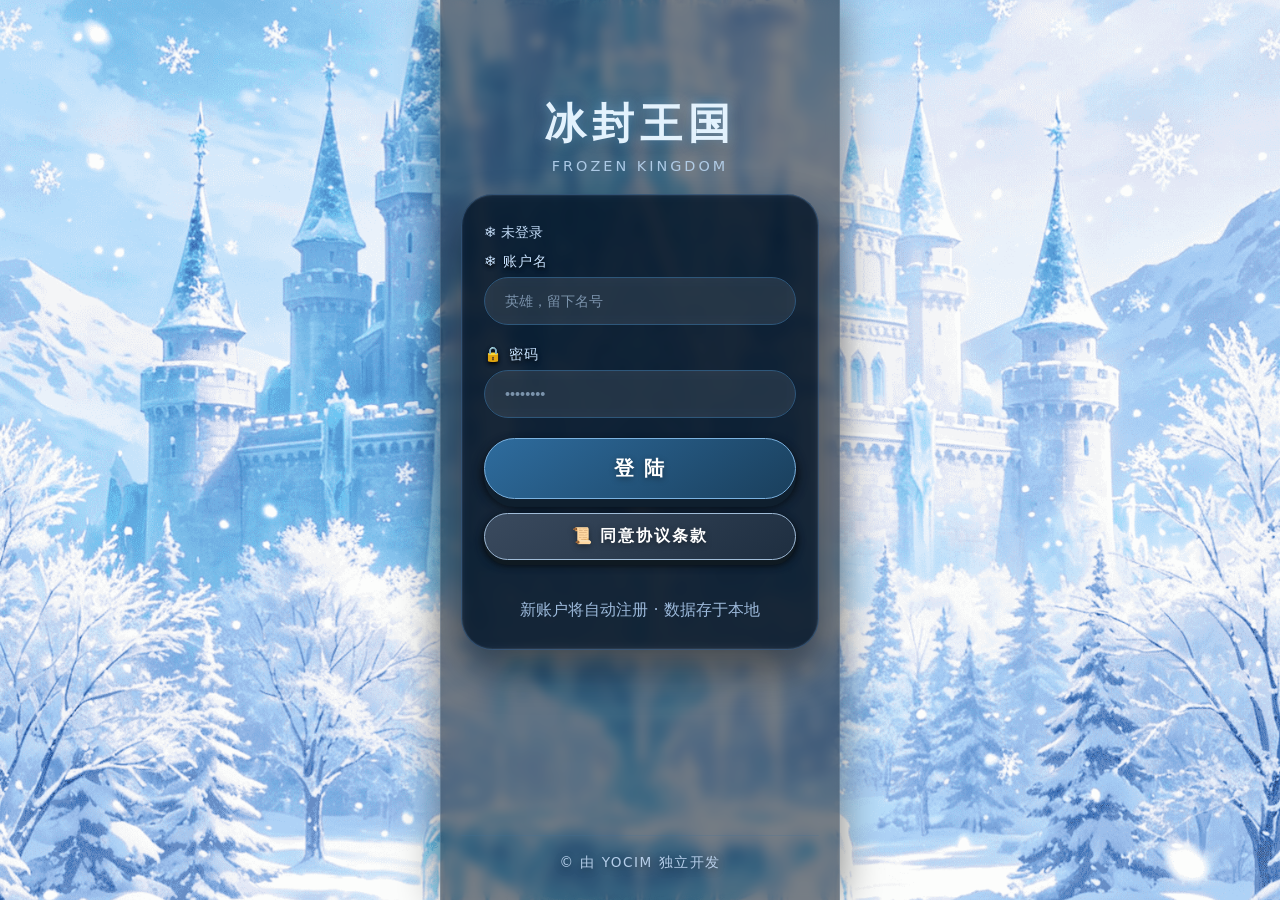
<file: index.html>
<!DOCTYPE html>
<html lang="zh">
<head>
    <meta charset="UTF-8">
    <meta name="viewport" content="width=device-width, initial-scale=1.0, maximum-scale=1.0, user-scalable=no, viewport-fit=cover">
    <title>冰封王国 · 登录</title>
    <style>
        * {
            margin: 0;
            padding: 0;
            box-sizing: border-box;
        }

        html, body {
            width: 100%;
            min-height: 100vh;
            background-color: #0a1a2b; /* 背景图加载前的底色 */
            font-family: 'Segoe UI', 'PingFang SC', 'Microsoft YaHei', system-ui, sans-serif;
        }

        body {
            display: flex;
            align-items: center;
            justify-content: center;
            background: url('image/main/冰封王国.png') no-repeat center center fixed;
            background-size: cover;
            -webkit-tap-highlight-color: transparent;
            position: relative;
        }

        /* 20:9 手机主容器 — 模拟典型手机卡片 */
        .game-container {
            width: 100%;
            max-width: 400px;  /* 舒适宽度，20:9比例下常见 */
            min-height: 100vh;
            margin: 0 auto;
            background-color: rgba(8, 20, 36, 0.55); /* 冰蓝半透明遮罩，提升文字可读性 */
            backdrop-filter: blur(6px);
            -webkit-backdrop-filter: blur(6px);
            box-shadow: 0 0 40px rgba(0, 0, 0, 0.5);
            display: flex;
            flex-direction: column;
            padding: 24px 20px 20px;
            border-left: 1px solid rgba(210, 235, 255, 0.15);
            border-right: 1px solid rgba(210, 235, 255, 0.15);
        }

        /* 头部留白 / 可放置logo (简约处理) */
        .header {
            flex: 0 0 auto;
            margin-top: 8vh;
            margin-bottom: 20px;
            text-align: center;
        }

        .game-title {
            font-size: 2.6rem;
            font-weight: 700;
            letter-spacing: 6px;
            text-shadow: 0 6px 16px #00000040, 0 0 12px #7fc9ff80;
            color: #e3f2fd;
            font-family: 'Times New Roman', serif;
            word-break: keep-all;
        }

        .subhead {
            font-size: 0.9rem;
            color: #b8d4f0;
            letter-spacing: 3px;
            margin-top: 6px;
            opacity: 0.9;
        }

        /* 登录表单卡片 */
        .login-card {
            flex: 0 0 auto;
            background: rgba(2, 20, 40, 0.6);
            backdrop-filter: blur(4px);
            -webkit-backdrop-filter: blur(4px);
            border-radius: 32px;
            padding: 28px 22px;
            border: 1px solid rgba(120, 180, 240, 0.3);
            box-shadow: 0 20px 40px rgba(0, 0, 0, 0.4), inset 0 0 0 1px rgba(255, 255, 255, 0.05);
            margin-bottom: 20px;
        }

        .input-group {
            margin-bottom: 20px;
        }

        .input-group label {
            display: block;
            color: #c6e2ff;
            font-size: 0.9rem;
            margin-bottom: 6px;
            letter-spacing: 1px;
            font-weight: 500;
            text-shadow: 0 2px 4px black;
        }

        .input-field {
            width: 100%;
            background: rgba(255, 255, 255, 0.12);
            border: 1.5px solid #2e577a;
            border-radius: 48px;
            padding: 14px 20px;
            font-size: 1rem;
            color: white;
            outline: none;
            transition: all 0.2s;
            backdrop-filter: blur(5px);
            -webkit-backdrop-filter: blur(5px);
        }

        .input-field:focus {
            border-color: #8ec9ff;
            background: rgba(20, 50, 80, 0.5);
            box-shadow: 0 0 12px #3f9eff66;
        }

        .input-field::placeholder {
            color: #a0bcd8;
            opacity: 0.7;
            font-size: 0.9rem;
        }

        /* 按钮区域 */
        .actions {
            display: flex;
            flex-direction: column;
            gap: 14px;
            margin-top: 8px;
        }

        .btn {
            border: none;
            border-radius: 60px;
            padding: 16px 18px;
            font-size: 1.25rem;
            font-weight: bold;
            letter-spacing: 2px;
            background: linear-gradient(145deg, #2e6c9e, #1a3f5c);
            color: white;
            text-shadow: 0 2px 6px #00000060;
            box-shadow: 0 8px 0 #0f1f2e, 0 6px 12px black;
            border: 1px solid #7bb2e0;
            cursor: pointer;
            transition: 0.08s linear;
            text-align: center;
            backdrop-filter: blur(4px);
        }

        .btn:active {
            transform: translateY(5px);
            box-shadow: 0 3px 0 #0f1f2e, 0 6px 12px black;
        }

        .btn-secondary {
            background: linear-gradient(145deg, #3a4a5e, #1e2e40);
            box-shadow: 0 5px 0 #0f1a22, 0 4px 10px black;
            border-color: #a0bcd8;
            font-size: 1rem;
            padding: 12px 18px;
        }

        .btn-secondary:active {
            transform: translateY(3px);
            box-shadow: 0 2px 0 #0f1a22, 0 4px 10px black;
        }

        /* 用户状态/切换账号 */
        .session-info {
            display: flex;
            justify-content: space-between;
            align-items: center;
            margin-bottom: 10px;
            color: #c1daf5;
            font-size: 0.9rem;
        }

        .switch-account {
            background: none;
            border: none;
            color: #aad0ff;
            text-decoration: underline;
            text-underline-offset: 3px;
            font-size: 0.9rem;
            padding: 4px 8px;
            cursor: pointer;
            opacity: 0.9;
        }

        .switch-account:active {
            opacity: 0.6;
        }

        .error-msg {
            min-height: 24px;
            color: #ffb0a0;
            font-size: 0.9rem;
            margin-top: 8px;
            text-align: center;
            text-shadow: 0 2px 6px black;
        }

        /* 底部版权 */
        .footer {
            flex: 0 0 auto;
            margin-top: auto;
            text-align: center;
            padding: 16px 0 8px;
        }

        .copyright {
            color: #c3daf5;
            font-size: 0.85rem;
            letter-spacing: 1.5px;
            opacity: 0.9;
            text-shadow: 0 2px 8px #00000080;
            border-top: 1px solid #42749e40;
            padding-top: 18px;
        }

        /* ---------- 协议模态框 ---------- */
        .modal-overlay {
            position: fixed;
            top: 0; left: 0; width: 100%; height: 100%;
            background-color: rgba(0, 8, 18, 0.85);
            backdrop-filter: blur(10px);
            -webkit-backdrop-filter: blur(10px);
            display: none;
            align-items: center;
            justify-content: center;
            z-index: 1000;
            padding: 16px;
        }

        .modal-card {
            max-width: 480px;
            width: 100%;
            max-height: 80vh;
            background: #0d2638;
            background: linear-gradient(145deg, #123a4e, #0b202e);
            border-radius: 32px;
            border: 1px solid #68a5d4;
            box-shadow: 0 20px 40px #000000b0;
            display: flex;
            flex-direction: column;
            overflow: hidden;
        }

        .modal-header {
            display: flex;
            justify-content: space-between;
            align-items: center;
            padding: 18px 22px;
            border-bottom: 1px solid #2c5f7a;
            background: #0a1e2c80;
        }

        .modal-header h3 {
            color: #e1f0ff;
            font-size: 1.4rem;
            font-weight: 600;
            letter-spacing: 2px;
            text-shadow: 0 2px 6px black;
        }

        .close-modal {
            background: none;
            border: none;
            font-size: 32px;
            line-height: 1;
            color: #b0d5ff;
            cursor: pointer;
            padding: 0 8px;
            transition: 0.1s;
        }

        .close-modal:active {
            color: white;
            transform: scale(0.9);
        }

        .modal-body {
            padding: 20px 22px;
            overflow-y: auto;
            color: #d6eaff;
            font-size: 0.9rem;
            line-height: 1.65;
            max-height: 60vh;
            background: #0d2635;
        }

        .modal-body p {
            margin-bottom: 14px;
        }

        .modal-body strong {
            color: #b3dcff;
        }

        .modal-body h4 {
            margin: 16px 0 8px;
            color: #c3e2ff;
        }

        /* 滚动条美化 */
        .modal-body::-webkit-scrollbar {
            width: 5px;
        }
        .modal-body::-webkit-scrollbar-thumb {
            background: #3f7799;
            border-radius: 10px;
        }

        /* 辅助文本 */
        .hint {
            color: #9cb9da;
            margin-top: 6px;
        }

        /* 已登录提示 */
        .logged-in-tip {
            color: #b3e0a0;
            font-size: 0.9rem;
            margin-bottom: 8px;
        }
    </style>
</head>
<body>
<div class="game-container">
    <div class="header">
        <div class="game-title">冰封王国</div>
        <div class="subhead">FROZEN KINGDOM</div>
    </div>

    <!-- 登录区域 -->
    <div class="login-card">
        <!-- 会话状态 + 切换账号 -->
        <div class="session-info" id="sessionInfoArea">
            <span id="currentUserDisplay">未登录</span>
            <button class="switch-account" id="switchAccountBtn" style="display: none;">切换账号</button>
        </div>

        <!-- 账号输入 -->
        <div class="input-group">
            <label>❄️ 账户名</label>
            <input type="text" id="usernameInput" class="input-field" placeholder="英雄，留下名号" autocomplete="off" spellcheck="false">
        </div>
        <div class="input-group">
            <label>🔒 密码</label>
            <input type="password" id="passwordInput" class="input-field" placeholder="••••••••" autocomplete="off">
        </div>

        <div class="actions">
            <button class="btn" id="loginBtn">登 陆</button>
            <button class="btn btn-secondary" id="protocolBtn">📜 同意协议条款</button>
        </div>
        <div id="loginMessage" class="error-msg"></div>
        <div class="hint" style="text-align:center; margin-top: 8px;">新账户将自动注册 · 数据存于本地</div>
    </div>

    <div class="footer">
        <div class="copyright">© 由 YOCIM 独立开发</div>
    </div>
</div>

<!-- 协议弹窗 (默认隐藏) -->
<div class="modal-overlay" id="protocolModal">
    <div class="modal-card">
        <div class="modal-header">
            <h3>❄️ 用户协议</h3>
            <button class="close-modal" id="closeModalBtn">&times;</button>
        </div>
        <div class="modal-body">
            <p><strong>冰封王国游戏用户协议</strong><br>
            欢迎您使用本冰封王国网页游戏（以下简称“本游戏”）。在开始使用本游戏前，请您务必仔细阅读、充分理解本协议全部条款。您点击确认同意、启动或使用本游戏，即视为您已完全理解并自愿接受本协议所有内容，本协议即对您产生法律约束力。若您不同意本协议任何条款，请立即停止使用本游戏。</p>
            
            <h4>一、游戏数据存储说明</h4>
            <p>1. 本游戏为纯静态网页游戏，您在游戏过程中产生的所有数据，包括但不限于游戏进度、角色信息、道具装备、成就记录、游戏设置、存档文件等，全部存储于您所使用设备的浏览器本地存储空间（LocalStorage）中，不会上传、保存至游戏运营方服务器。<br>
            2. 游戏运营方无法访问、获取、修改、备份您的本地游戏数据，亦无义务对您的本地数据进行任何形式的保管、恢复操作。<br>
            3. 您需自行承担游戏数据存储的全部风险，自主负责个人设备及浏览器的安全维护。</p>
            
            <h4>二、数据丢失免责声明</h4>
            <p>1. 因以下任一原因导致您的本地游戏数据丢失、损坏、清空、无法读取或无法恢复的，游戏运营方不承担任何责任，无需向您进行任何赔偿、补偿或数据恢复：<br>
            - 您自行清理浏览器缓存、Cookie、本地存储数据，或卸载、重装浏览器；<br>
            - 您更换、重置、损坏使用本游戏的设备，或恢复设备出厂设置；<br>
            - 设备系统升级、浏览器版本更新、软件兼容性问题导致数据异常；<br>
            - 设备感染病毒、遭遇恶意程序攻击，或网络故障、断电等意外情况；<br>
            - 您主动删除游戏相关数据，或因个人操作失误造成数据丢失；<br>
            - 其他非游戏运营方原因引发的一切数据异常问题。<br>
            2. 游戏运营方不对游戏数据的完整性、稳定性、持续性做出任何保证，不承诺游戏运行过程中无任何数据报错、存档失效情况。</p>
            
            <h4>三、用户权利与义务</h4>
            <p>1. 您仅可将本游戏用于个人、非商业性的娱乐用途，不得将本游戏用于任何违法、违规及侵权行为。<br>
            2. 您不得对本游戏进行反向编译、反向工程、修改、破解、篡改代码，不得制作、使用外挂、作弊工具等第三方程序破坏游戏正常运行。<br>
            3. 您不得擅自复制、传播、售卖本游戏内容，不得利用本游戏从事盈利性活动。<br>
            4. 您在使用本游戏过程中，需遵守国家法律法规、公序良俗，不得实施任何损害他人合法权益的行为。<br>
            5. 您自愿承担使用本游戏的全部风险，因个人使用行为产生的一切后果，由您自行承担。</p>
            
            <h4>四、游戏运营方权利</h4>
            <p>1. 游戏运营方保留对本游戏内容、功能、界面进行更新、优化、调整、下架的权利，无需另行单独通知用户。<br>
            2. 若发现用户违反本协议约定，游戏运营方有权立即终止用户使用本游戏的权限，且不承担任何责任。<br>
            3. 游戏运营方有权根据实际情况，修改、更新本协议条款，更新后的协议将在游戏页面公示，公示后立即生效；若您继续使用本游戏，视为接受修订后的协议。</p>
            
            <h4>五、知识产权声明</h4>
            <p>1. 本游戏的所有知识产权，包括但不限于游戏代码、美术、音乐、文案、界面设计、商标等，均归游戏运营方所有，受国家知识产权相关法律法规保护。<br>
            2. 未经游戏运营方书面授权，任何人不得擅自使用、复制、传播、改编本游戏的任何知识产权内容。</p>
            
            <h4>六、其他条款</h4>
            <p>1. 本协议自您使用本游戏之日起生效，协议的成立、生效、履行、解释及纠纷解决，适用中华人民共和国法律。<br>
            2. 若您与游戏运营方就本协议产生纠纷，双方应优先协商解决；协商不成的，可向运营方所在地人民法院提起诉讼。<br>
            3. 本协议部分条款被认定为无效的，不影响其余条款的法律效力。<br>
            4. 游戏运营方未行使本协议项下任何权利，不视为对该权利的放弃。</p>
            
            <h4>七、补充说明</h4>
            <p>若您对本协议有任何疑问，可通过游戏公示的联系方式咨询；如您不同意本协议，请勿使用本游戏，已使用的请立即停止。</p>
            <p style="margin-top: 16px;">—— 冰封王国 · 凛冬之契 ——</p>
        </div>
    </div>
</div>

<script>
    (function(){
        "use strict";

        // ---------- 存储键名 ----------
        const STORAGE_ACCOUNTS = 'frozen_kingdom_accounts';
        const STORAGE_CURRENT_USER = 'frozen_current_user';

        // DOM 元素
        const usernameInput = document.getElementById('usernameInput');
        const passwordInput = document.getElementById('passwordInput');
        const loginBtn = document.getElementById('loginBtn');
        const protocolBtn = document.getElementById('protocolBtn');
        const loginMessage = document.getElementById('loginMessage');
        const currentUserDisplay = document.getElementById('currentUserDisplay');
        const switchAccountBtn = document.getElementById('switchAccountBtn');

        // 模态框
        const modalOverlay = document.getElementById('protocolModal');
        const closeModalBtn = document.getElementById('closeModalBtn');

        // ---------- 初始化 / 加载账户数据 ----------
        let accounts = {};
        let currentUser = null;   // 当前登录的用户名

        function loadAccounts() {
            const stored = localStorage.getItem(STORAGE_ACCOUNTS);
            if (stored) {
                try {
                    accounts = JSON.parse(stored) || {};
                } catch(e) {
                    accounts = {};
                }
            } else {
                accounts = {};
            }
        }

        function saveAccounts() {
            localStorage.setItem(STORAGE_ACCOUNTS, JSON.stringify(accounts));
        }

        function loadCurrentUser() {
            const user = localStorage.getItem(STORAGE_CURRENT_USER);
            if (user && accounts.hasOwnProperty(user)) {
                currentUser = user;
            } else {
                currentUser = null;
                localStorage.removeItem(STORAGE_CURRENT_USER);
            }
        }

        function setCurrentUser(username) {
            currentUser = username;
            localStorage.setItem(STORAGE_CURRENT_USER, username);
            updateUIForCurrentUser();
        }

        function clearCurrentUser() {
            currentUser = null;
            localStorage.removeItem(STORAGE_CURRENT_USER);
            updateUIForCurrentUser();
            // 清空输入
            usernameInput.value = '';
            passwordInput.value = '';
            loginMessage.textContent = '';
        }

        // 更新界面：显示当前用户/切换按钮
        function updateUIForCurrentUser() {
            if (currentUser) {
                currentUserDisplay.textContent = `👑 当前: ${currentUser}`;
                switchAccountBtn.style.display = 'inline-block';
                // 如果已登录，可预填用户名（但保留手动输入自由）
                if (!usernameInput.value) {
                    usernameInput.value = currentUser;
                }
            } else {
                currentUserDisplay.textContent = '❄️ 未登录';
                switchAccountBtn.style.display = 'none';
            }
        }

        // 刷新界面
        function refreshUIBasedOnStorage() {
            loadAccounts();
            loadCurrentUser();
            updateUIForCurrentUser();
        }

        // ---------- 登录/注册逻辑 ----------
        function handleLogin() {
            let username = usernameInput.value.trim();
            const password = passwordInput.value;  // 密码不trim空格，但建议提醒

            if (!username || !password) {
                loginMessage.textContent = '❄️ 账户名和密码不能为空';
                return;
            }

            // 禁止过长用户名，简单约束
            if (username.length > 20) {
                loginMessage.textContent = '账户名不能超过20个字符';
                return;
            }

            // 核心：检查是否已经登录 (currentUser 存在)
            // 需求：登录过的话点登陆按钮直接跳village.html（忽略输入）
            if (currentUser) {
                // 已登录状态，直接跳转village
                loginMessage.textContent = `欢迎归来，${currentUser}，前往王国...`;
                setTimeout(() => {
                    window.location.href = 'pages/village.html';
                }, 200);
                return;
            }

            // ---------- 未登录：手动验证/注册 ----------
            // 重新加载accounts确保最新
            loadAccounts();

            const accountExists = accounts.hasOwnProperty(username);
            
            if (accountExists) {
                // 已有账号：验证密码
                if (accounts[username].password !== password) {
                    loginMessage.textContent = '⚠️ 密码错误，请重试';
                    return;
                }
                // 密码正确 —— 登录成功
                proceedAfterLoginSuccess(username, false); // false表示非首次注册
            } else {
                // 新账户：自动注册
                accounts[username] = {
                    password: password,
                    firstLogin: true,        // 标记为首次登录（新号）
                    createdAt: Date.now(),
                    // 可扩展其他数据隔离字段
                };
                saveAccounts();
                proceedAfterLoginSuccess(username, true);
            }
        }

        // 登录成功后的统一处理
        function proceedAfterLoginSuccess(username, isNewAccount) {
            // 设置当前用户
            setCurrentUser(username);
            
            // 根据是否为新账户/首次登录决定跳转
            // 注意：如果账户之前就存在但firstLogin可能已经是false，但我们用参数判断
            const accountData = accounts[username];
            
            let targetPage = 'village.html';   // 默认老玩家
            
            if (isNewAccount || accountData.firstLogin === true) {
                targetPage = 'pages/start.html';
                // 标记已经不是第一次登录了 (下次登录就是village)
                accountData.firstLogin = false;
                saveAccounts();
                loginMessage.textContent = '✨ 创建成功！进入北境序章...';
            } else {
                // 老玩家，但以防firstLogin未正确更新，强制设为false
                if (accountData.firstLogin === true) {
                    accountData.firstLogin = false;
                    saveAccounts();
                }
                loginMessage.textContent = `❄️ 欢迎回来，${username}！`;
            }

            // 更新存储
            saveAccounts();
            
            // 跳转
            setTimeout(() => {
                window.location.href = targetPage;
            }, 300);
        }

        // 切换账号：清除当前登录状态，刷新
        function handleSwitchAccount() {
            clearCurrentUser();
            // 同时清除输入框提示
            usernameInput.value = '';
            passwordInput.value = '';
            loginMessage.textContent = '已退出当前账号，可重新登录';
            // 重新加载账户（保证数据一致）
            refreshUIBasedOnStorage();
        }

        // ---------- 协议弹窗 ----------
        function openProtocolModal() {
            modalOverlay.style.display = 'flex';
            document.body.style.overflow = 'hidden';
        }

        function closeProtocolModal() {
            modalOverlay.style.display = 'none';
            document.body.style.overflow = '';
        }

        // ---------- 事件绑定 ----------
        function bindEvents() {
            loginBtn.addEventListener('click', (e) => {
                e.preventDefault();
                handleLogin();
            });

            // 回车快捷登录
            passwordInput.addEventListener('keypress', (e) => {
                if (e.key === 'Enter') {
                    e.preventDefault();
                    handleLogin();
                }
            });
            usernameInput.addEventListener('keypress', (e) => {
                if (e.key === 'Enter') {
                    e.preventDefault();
                    passwordInput.focus();
                }
            });

            protocolBtn.addEventListener('click', (e) => {
                e.preventDefault();
                openProtocolModal();
            });

            closeModalBtn.addEventListener('click', closeProtocolModal);
            
            // 点击遮罩层关闭 (符合叉掉习惯，也支持点击外部关闭，但保留叉号为主)
            modalOverlay.addEventListener('click', (e) => {
                if (e.target === modalOverlay) {
                    closeProtocolModal();
                }
            });

            switchAccountBtn.addEventListener('click', (e) => {
                e.preventDefault();
                handleSwitchAccount();
            });

            // 防止密码管理器自动填充导致显示问题，但没关系
        }

        // ---------- 启动时检查数据一致性 ----------
        function initialCheck() {
            loadAccounts();
            loadCurrentUser();
            
            // 如果currentUser存在但accounts里没有该用户（异常），清除current
            if (currentUser && !accounts[currentUser]) {
                localStorage.removeItem(STORAGE_CURRENT_USER);
                currentUser = null;
            }
            updateUIForCurrentUser();

            // 若已登录，可以显示一条提示
            if (currentUser) {
                loginMessage.textContent = `已登录 ${currentUser}，点击登陆直接进入`;
            }
        }

        // 额外: 背景图引用已经写在CSS里: image/main/冰封王国.png
        // 注意: 如果背景图不存在，会显示底色，不影响功能。

        // 启动一切
        initialCheck();
        bindEvents();

        // 暴露一点调试 (可选)
        window.__debugFrozen = { accounts, currentUser };
    })();
</script>
</body>
</html>
</file>
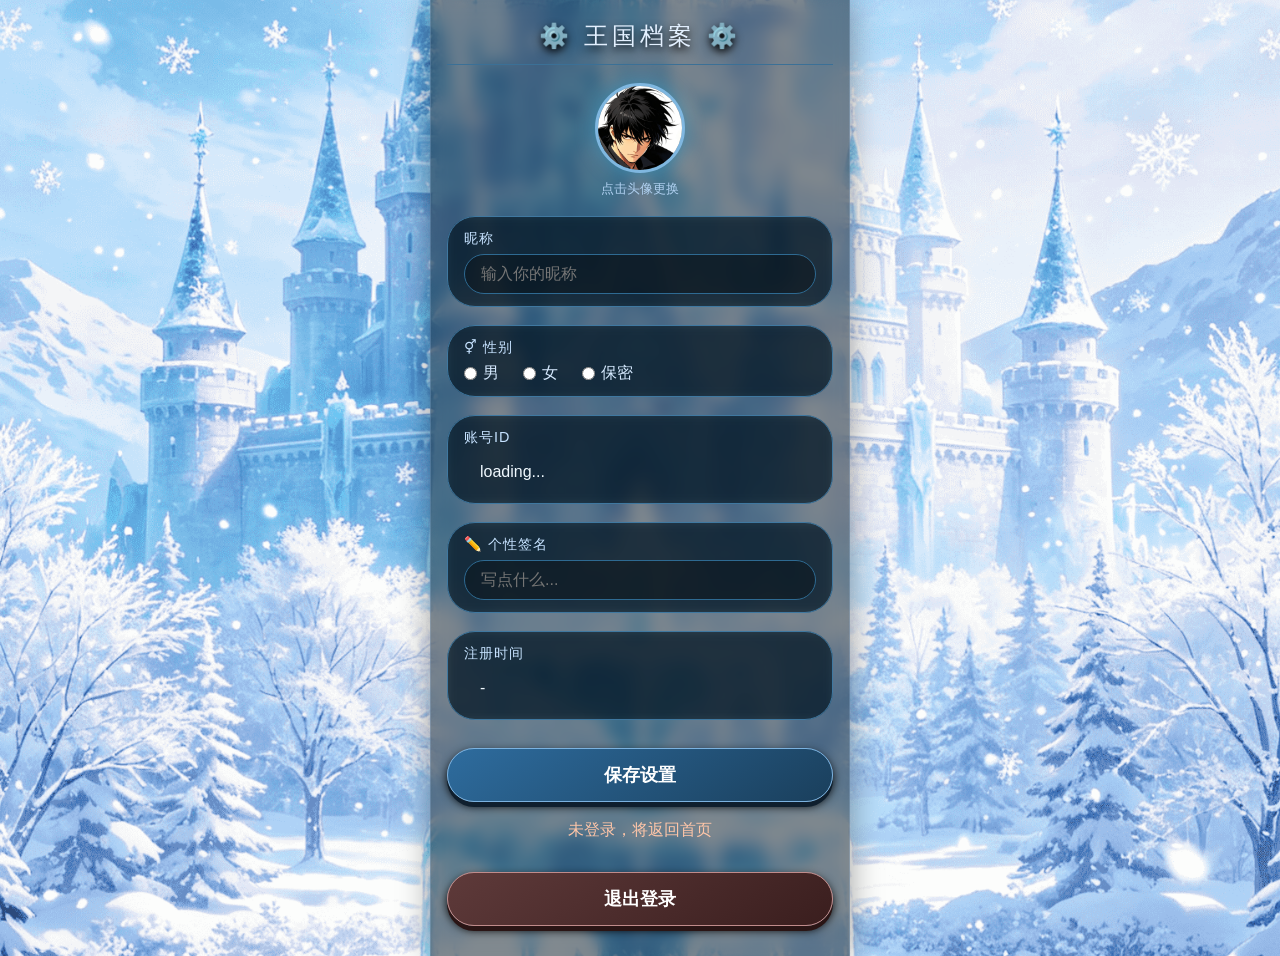
<file: pages/setting.html>
<!DOCTYPE html>
<html lang="zh">
<head>
  <meta charset="UTF-8">
  <meta name="viewport" content="width=device-width, initial-scale=1.0, maximum-scale=1.0, user-scalable=no, viewport-fit=cover">
  <title>冰封王国 · 设置</title>
  <style>
    * {
      margin: 0;
      padding: 0;
      box-sizing: border-box;
    }
    body {
      font-family: 'Segoe UI', 'PingFang SC', 'Microsoft YaHei', sans-serif;
      background: #0b1a26 url('../image/main/冰封王国.png') no-repeat center center fixed;
      background-size: cover;
      min-height: 100vh;
      display: flex;
      align-items: center;
      justify-content: center;
      color: #eaf3ff;
    }
    .settings-container {
      width: 100%;
      max-width: 420px;
      min-height: 100vh;
      margin: 0 auto;
      background: rgba(6, 22, 35, 0.5);
      backdrop-filter: blur(8px);
      -webkit-backdrop-filter: blur(8px);
      box-shadow: 0 0 30px #00000060;
      padding: 20px 16px 30px;
      display: flex;
      flex-direction: column;
      gap: 18px;
      border-left: 1px solid rgba(180, 215, 255, 0.2);
      border-right: 1px solid rgba(180, 215, 255, 0.2);
    }
    h2 {
      text-align: center;
      color: #e3f0ff;
      text-shadow: 0 4px 8px black;
      letter-spacing: 4px;
      font-weight: 400;
      border-bottom: 1px solid #3b7096;
      padding-bottom: 12px;
    }
    /* 头像区 */
    .avatar-section {
      display: flex;
      flex-direction: column;
      align-items: center;
      gap: 8px;
    }
    .avatar-preview {
      width: 90px;
      height: 90px;
      border-radius: 50%;
      border: 3px solid #7fb7e0;
      box-shadow: 0 0 20px #3f8db0;
      object-fit: cover;
      background: #132c3f;
      cursor: pointer;
    }
    .upload-hint {
      font-size: 0.8rem;
      color: #b0d0f0;
    }
    /* 表单项 */
    .form-group {
      display: flex;
      flex-direction: column;
      gap: 6px;
      background: rgba(10, 30, 45, 0.6);
      padding: 12px 16px;
      border-radius: 28px;
      border: 1px solid #3f78a0;
      backdrop-filter: blur(4px);
    }
    .form-label {
      font-size: 0.9rem;
      color: #c6e2ff;
      letter-spacing: 1px;
    }
    .form-input {
      background: rgba(0, 0, 0, 0.3);
      border: 1px solid #2e6a92;
      border-radius: 40px;
      padding: 10px 16px;
      color: white;
      font-size: 1rem;
      outline: none;
    }
    .form-input:focus {
      border-color: #8ec9ff;
      box-shadow: 0 0 8px #3f9eff;
    }
    .radio-group {
      display: flex;
      gap: 24px;
      align-items: center;
    }
    .radio-group label {
      display: flex;
      align-items: center;
      gap: 6px;
      color: #d6eaff;
    }
    .static-text {
      padding: 10px 16px;
      color: #f0f9ff;
      font-weight: 500;
    }
    /* 按钮 */
    .btn {
      background: linear-gradient(145deg, #2e6c9e, #1a3f5c);
      border: 1px solid #7bb2e0;
      border-radius: 60px;
      padding: 14px 18px;
      color: white;
      font-weight: bold;
      font-size: 1.1rem;
      text-align: center;
      cursor: pointer;
      box-shadow: 0 5px 0 #0f1f2e, 0 4px 10px black;
      transition: 0.08s;
      margin-top: 10px;
    }
    .btn:active {
      transform: translateY(3px);
      box-shadow: 0 2px 0 #0f1f2e, 0 4px 10px black;
    }
    .logout-btn {
      background: linear-gradient(145deg, #5e3a3a, #3a1e1e);
      border-color: #c08b8b;
      box-shadow: 0 5px 0 #2a1515, 0 4px 10px black;
    }
    #message {
      min-height: 24px;
      color: #ffc6a8;
      text-align: center;
    }
  </style>
</head>
<body>
<div class="settings-container">
  <h2>⚙️ 王国档案 ⚙️</h2>

  <!-- 头像上传 -->
  <div class="avatar-section">
    <img id="avatarPreview" class="avatar-preview" src="../image/main/平民头像.png" alt="头像">
    <span class="upload-hint">点击头像更换</span>
    <input type="file" id="avatarUpload" accept="image/*" style="display: none;">
  </div>

  <!-- 昵称 -->
  <div class="form-group">
    <label class="form-label"> 昵称</label>
    <input type="text" id="nicknameInput" class="form-input" placeholder="输入你的昵称" maxlength="12">
  </div>

  <!-- 性别 -->
  <div class="form-group">
    <label class="form-label">⚥ 性别</label>
    <div class="radio-group">
      <label><input type="radio" name="gender" value="男"> 男</label>
      <label><input type="radio" name="gender" value="女"> 女</label>
      <label><input type="radio" name="gender" value="保密"> 保密</label>
    </div>
  </div>

  <!-- 账号ID（不可编辑） -->
  <div class="form-group">
    <label class="form-label"> 账号ID</label>
    <div class="static-text" id="accountIdDisplay">loading...</div>
  </div>

  <!-- 个性签名 -->
  <div class="form-group">
    <label class="form-label">✏️ 个性签名</label>
    <input type="text" id="signatureInput" class="form-input" placeholder="写点什么..." maxlength="30">
  </div>

  <!-- 注册时间 -->
  <div class="form-group">
    <label class="form-label"> 注册时间</label>
    <div class="static-text" id="regTimeDisplay">-</div>
  </div>

  <!-- 保存按钮 -->
  <button class="btn" id="saveSettingsBtn"> 保存设置</button>
  <div id="message"></div>

  <!-- 退出登录 -->
  <button class="btn logout-btn" id="logoutBtn"> 退出登录</button>
</div>

<script>
  (function(){
    "use strict";
    const STORAGE_ACCOUNTS = 'frozen_kingdom_accounts';
    const STORAGE_CURRENT_USER = 'frozen_current_user';

    // DOM
    const avatarPreview = document.getElementById('avatarPreview');
    const avatarUpload = document.getElementById('avatarUpload');
    const nicknameInput = document.getElementById('nicknameInput');
    const genderRadios = document.querySelectorAll('input[name="gender"]');
    const accountIdDisplay = document.getElementById('accountIdDisplay');
    const signatureInput = document.getElementById('signatureInput');
    const regTimeDisplay = document.getElementById('regTimeDisplay');
    const saveBtn = document.getElementById('saveSettingsBtn');
    const logoutBtn = document.getElementById('logoutBtn');
    const messageEl = document.getElementById('message');

    let currentUser = null;
    let accounts = {};
    let currentAvatarBase64 = null; // 暂存新上传的头像

    // 加载账户
    function loadAccounts() {
      const stored = localStorage.getItem(STORAGE_ACCOUNTS);
      accounts = stored ? JSON.parse(stored) : {};
    }
    function saveAccounts() {
      localStorage.setItem(STORAGE_ACCOUNTS, JSON.stringify(accounts));
    }
    function getCurrentUser() {
      return localStorage.getItem(STORAGE_CURRENT_USER);
    }

    // 初始化用户数据扩展字段
    function initUserData() {
      if (!currentUser || !accounts[currentUser]) return;
      const data = accounts[currentUser];
      if (!data.registrationTime) data.registrationTime = Date.now();
      if (data.nickname === undefined) data.nickname = '';
      if (data.gender === undefined) data.gender = '保密';
      if (data.signature === undefined) data.signature = '';
      if (!data.achievements) data.achievements = {};
      // 头像自定义字段
      if (data.customAvatar === undefined) data.customAvatar = '';
      // 检查资料完整度 (头像、昵称、性别、签名) —— 头号玩家成就
      const isProfileComplete = !!(data.customAvatar && data.nickname && data.gender && data.signature);
      if (isProfileComplete) data.profileCompleted = true;
      saveAccounts();
    }

    // 渲染界面
    function renderSettings() {
      if (!currentUser || !accounts[currentUser]) {
        messageEl.textContent = '账户异常，请重新登录';
        return;
      }
      const userData = accounts[currentUser];
      
      // 头像
      if (userData.customAvatar) {
        avatarPreview.src = userData.customAvatar;
      } else {
        const charClass = userData.characterClass || '平民';
        avatarPreview.src = `../image/main/${charClass}头像.png`;
      }
      
      nicknameInput.value = userData.nickname || '';
      // 性别
      genderRadios.forEach(r => { if (r.value === userData.gender) r.checked = true; });
      accountIdDisplay.textContent = currentUser;
      signatureInput.value = userData.signature || '';
      
      const regDate = new Date(userData.registrationTime).toLocaleDateString('zh-CN');
      regTimeDisplay.textContent = regDate;
    }

    // 头像上传
    avatarPreview.addEventListener('click', () => avatarUpload.click());
    avatarUpload.addEventListener('change', (e) => {
      const file = e.target.files[0];
      if (file) {
        const reader = new FileReader();
        reader.onload = (ev) => {
          avatarPreview.src = ev.target.result;
          currentAvatarBase64 = ev.target.result;
        };
        reader.readAsDataURL(file);
      }
    });

    // 保存设置
    saveBtn.addEventListener('click', () => {
      if (!currentUser) return;
      const userData = accounts[currentUser];
      
      const nickname = nicknameInput.value.trim();
      if (!nickname) { messageEl.textContent = '昵称不能为空'; return; }
      
      let gender = '保密';
      genderRadios.forEach(r => { if (r.checked) gender = r.value; });
      const signature = signatureInput.value.trim();
      
      // 更新数据
      userData.nickname = nickname;
      userData.gender = gender;
      userData.signature = signature;
      if (currentAvatarBase64) {
        userData.customAvatar = currentAvatarBase64;
        currentAvatarBase64 = null;
      }
      
      // 重新计算头号玩家成就
      const isComplete = !!(userData.customAvatar && userData.nickname && userData.gender && userData.signature);
      userData.profileCompleted = isComplete;
      
      saveAccounts();
      messageEl.textContent = '✅ 设置已保存';
    });

    // 退出登录
    logoutBtn.addEventListener('click', () => {
      localStorage.removeItem(STORAGE_CURRENT_USER);
      window.location.href = '../index.html';
    });

    // 初始化
    function init() {
      currentUser = getCurrentUser();
      if (!currentUser) {
        messageEl.textContent = '未登录，将返回首页';
        setTimeout(() => window.location.href = '../index.html', 1500);
        return;
      }
      loadAccounts();
      if (!accounts[currentUser]) {
        messageEl.textContent = '账户数据丢失';
        return;
      }
      initUserData();
      renderSettings();
    }
    init();
  })();
</script>
</body>
</html>
</file>
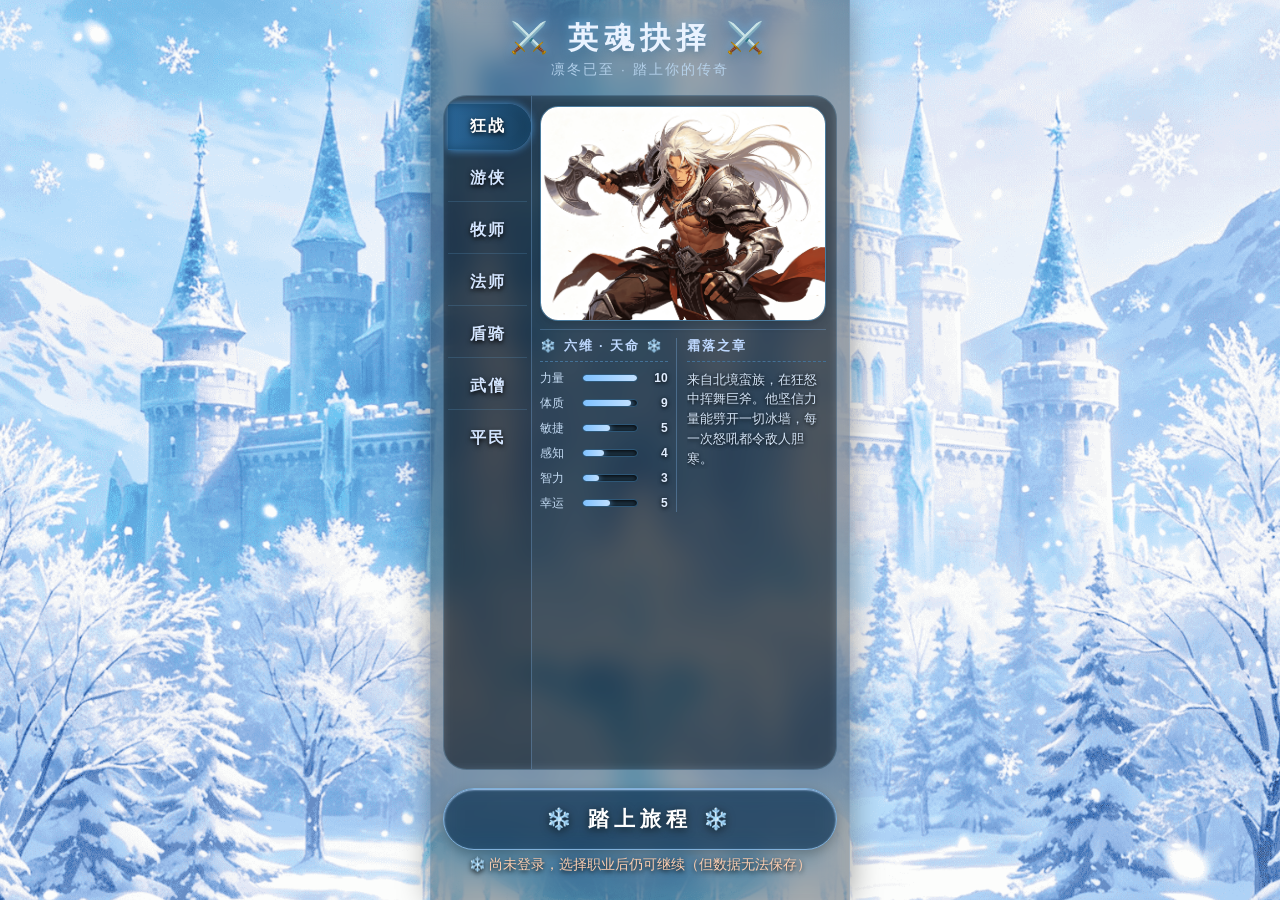
<file: pages/start.html>
<!DOCTYPE html>
<html lang="zh">
<head>
  <meta charset="UTF-8">
  <meta name="viewport" content="width=device-width, initial-scale=1.0, maximum-scale=1.0, user-scalable=no, viewport-fit=cover">
  <title>冰封王国 · 命途抉择</title>
  <!-- 样式文件位于 asset/style/start.css -->
  <link rel="stylesheet" href="../asset/style/start.css">
</head>
<body>
<div class="role-container">
  <!-- 冰霜标题 -->
  <div class="page-header">
    <h1 class="page-title">⚔️ 英魂抉择 ⚔️</h1>
    <p class="page-sub">凛冬已至 · 踏上你的传奇</p>
  </div>

  <!-- 主内容区: 左侧职业列表 + 右侧展示 -->
  <div class="main-panel">
    <!-- 左侧: 七个职业按钮 -->
    <div class="class-list">
      <button class="class-btn" data-class="狂战">狂战</button>
      <button class="class-btn" data-class="游侠">游侠</button>
      <button class="class-btn" data-class="牧师">牧师</button>
      <button class="class-btn" data-class="法师">法师</button>
      <button class="class-btn" data-class="盾骑">盾骑</button>
      <button class="class-btn" data-class="武僧">武僧</button>
      <button class="class-btn" data-class="平民">平民</button>
    </div>

    <!-- 右侧展示区 -->
    <div class="class-showcase">
      <!-- 上区: 立绘 4:3 -->
      <div class="portrait-box">
        <img id="classPortrait" src="../image/role/狂战.png" alt="职业立绘" class="portrait-img">
      </div>

      <!-- 下区: 左六维 + 右故事 -->
      <div class="info-row">
        <!-- 六维图区域 -->
        <div class="stats-panel">
          <h3 class="stats-title">❄️ 六维 · 天命 ❄️</h3>
          <div class="stats-list" id="statsList">
            <!-- 动态由js生成 -->
          </div>
        </div>

        <!-- 职业故事 -->
        <div class="story-panel">
          <h3 class="story-title"> 霜落之章</h3>
          <p id="classStory" class="story-text">北境的风雪掩埋了无数英雄的足迹，而你将在此刻做出抉择……</p>
        </div>
      </div>
    </div>
  </div>

  <!-- 底部按钮 -->
  <div class="footer-actions">
    <button class="btn-journey" id="startJourneyBtn">❄️ 踏上旅程 ❄️</button>
    <div id="journeyMessage" class="message-hint"></div>
  </div>
</div>

<!-- 脚本位于 asset/script/start.js -->
<script src="../asset/script/start.js"></script>
</body>
</html>
</file>
<file: asset/style/start.css>
/* asset/style/start.css — 无缝·线条分割版 */* {    margin: 0;    padding: 0;    box-sizing: border-box;}body {    font-family: 'Segoe UI', 'PingFang SC', 'Microsoft YaHei', sans-serif;    background: #0b1a26 url('../../image/main/冰封王国.png') no-repeat center center fixed;    background-size: cover;    min-height: 100vh;    display: flex;    align-items: center;    justify-content: center;    color: #e3ecf5;    -webkit-tap-highlight-color: transparent;}/* 主容器 — 20:9 半透明背景，无额外边框 */.role-container {    width: 100%;    max-width: 420px;    min-height: 100vh;    margin: 0 auto;    background: rgba(6, 18, 28, 0.35);    backdrop-filter: blur(14px);    -webkit-backdrop-filter: blur(14px);    box-shadow: 0 0 30px rgba(0, 0, 0, 0.4);    padding: 18px 12px 20px;    display: flex;    flex-direction: column;    border-left: 1px solid rgba(160, 210, 255, 0.15);    border-right: 1px solid rgba(160, 210, 255, 0.15);}/* 头部 */.page-header {    text-align: center;    margin-bottom: 16px;    flex-shrink: 0;}.page-title {    font-size: 1.9rem;    font-weight: 600;    letter-spacing: 6px;    text-shadow: 0 3px 10px #00000060, 0 0 10px #7fc9ff;    color: #eaf3ff;    margin-bottom: 2px;}.page-sub {    font-size: 0.85rem;    opacity: 0.9;    color: #b9d6f0;    letter-spacing: 2px;}/* 主面板：左职业 + 右展示 —— 间隙极小，用竖线分割 */.main-panel {    display: flex;    gap: 0;                     /* 消除gap，改用边框分割 */    flex: 1 1 auto;    margin-bottom: 18px;    border-radius: 24px;    background: rgba(10, 25, 38, 0.3);    backdrop-filter: blur(4px);    border: 1px solid rgba(120, 180, 220, 0.25);    overflow: hidden;           /* 保证圆角裁切 */}/* 左侧职业列表 */.class-list {    width: 88px;    display: flex;    flex-direction: column;    background: rgba(0, 0, 0, 0.1);    border-right: 1px solid rgba(140, 200, 255, 0.3); /* 唯一分割线 */    padding: 8px 4px;    gap: 6px;}.class-btn {    background: transparent;    border: none;    border-bottom: 1px solid rgba(100, 170, 220, 0.2); /* 按钮之间细线分割 */    padding: 12px 4px;    color: #d3e5ff;    font-weight: 600;    font-size: 1rem;    letter-spacing: 1.5px;    text-shadow: 0 2px 5px black;    cursor: pointer;    transition: 0.1s;    text-align: center;    backdrop-filter: none;    box-shadow: none;    border-radius: 0;    margin: 0;}.class-btn:last-child {    border-bottom: none;}.class-btn.active {    color: white;    background: linear-gradient(90deg, #2b6799 0%, #173e5c 100%);    border-bottom-color: transparent;    box-shadow: inset 0 0 10px #1a496e, 0 0 8px #4895d6;    border-radius: 0 30px 30px 0;    margin-right: -4px;    padding-right: 8px;}.class-btn:active {    background: #1e405e;}/* 右侧展示区 — 无额外间距 */.class-showcase {    flex: 1;    display: flex;    flex-direction: column;    padding: 10px 10px 10px 8px;}/* 立绘框 — 简洁，只保留底部细线 */.portrait-box {    aspect-ratio: 4 / 3;    width: 100%;    overflow: hidden;    border-radius: 18px;    border: 1px solid #4a7c9f;    box-shadow: inset 0 0 20px #00000030, 0 4px 8px #00000025;    background: #071e2b40;    margin-bottom: 8px;}.portrait-img {    width: 100%;    height: 100%;    object-fit: cover;    display: block;}/* 下区：六维 + 故事 — 用细竖线分割 */.info-row {    display: flex;    gap: 0;    border-top: 1px solid rgba(140, 200, 255, 0.25); /* 上方的分割线 */    padding-top: 8px;}.stats-panel {    flex: 1.1;    padding-right: 8px;    border-right: 1px solid rgba(140, 200, 255, 0.3); /* 竖线分割 */}.stats-title {    font-size: 0.8rem;    text-align: left;    color: #bfd9ff;    border-bottom: 1px dashed #437197;    padding-bottom: 6px;    margin-bottom: 8px;    letter-spacing: 2px;}.stats-list {    display: flex;    flex-direction: column;    gap: 8px;}.stat-item {    display: flex;    align-items: center;    gap: 4px;    font-size: 0.75rem;}.stat-label {    width: 38px;    color: #c6ddf5;    font-weight: 500;}.stat-bar-container {    flex: 1;    height: 8px;    background: #1d3345;    border-radius: 20px;    overflow: hidden;    box-shadow: inset 0 1px 4px black;    border: 1px solid #2e5777;}.stat-bar-fill {    height: 100%;    width: 0%;    background: linear-gradient(90deg, #7fc1ff, #c1e0ff);    border-radius: 20px;    box-shadow: 0 0 6px #5fa3e0;}.stat-value {    min-width: 26px;    text-align: right;    color: #e0edff;    font-weight: 600;    text-shadow: 0 1px 4px black;}.story-panel {    flex: 1.2;    padding-left: 10px;}.story-title {    font-size: 0.8rem;    text-align: left;    color: #bfd9ff;    border-bottom: 1px dashed #437197;    padding-bottom: 6px;    margin-bottom: 8px;    letter-spacing: 2px;}.story-text {    font-size: 0.8rem;    line-height: 1.55;    color: #d3e4f7;    text-shadow: 0 1px 4px black;    max-height: 150px;    overflow-y: auto;    padding-right: 4px;}.story-text::-webkit-scrollbar {    width: 2px;}.story-text::-webkit-scrollbar-thumb {    background: #3f759c;    border-radius: 10px;}/* 底部按钮区 — 无缝衔接 */.footer-actions {    flex-shrink: 0;    text-align: center;}.btn-journey {    width: 100%;    background: rgba(25, 65, 100, 0.7);    backdrop-filter: blur(10px);    -webkit-backdrop-filter: blur(10px);    border: 1px solid #7fb0da;    border-radius: 60px;    padding: 16px 10px;    color: white;    font-size: 1.3rem;    font-weight: bold;    letter-spacing: 5px;    text-shadow: 0 2px 8px #000000b0;    box-shadow: 0 4px 12px #00000040, inset 0 1px 2px #b0d5ff;    cursor: pointer;    transition: 0.1s;}.btn-journey:active {    background: #1f5070;    transform: scale(0.99);    box-shadow: 0 2px 6px #00000060;}.message-hint {    min-height: 24px;    margin-top: 6px;    color: #ffd1b3;    font-size: 0.85rem;    text-shadow: 0 2px 5px black;}
</file>
